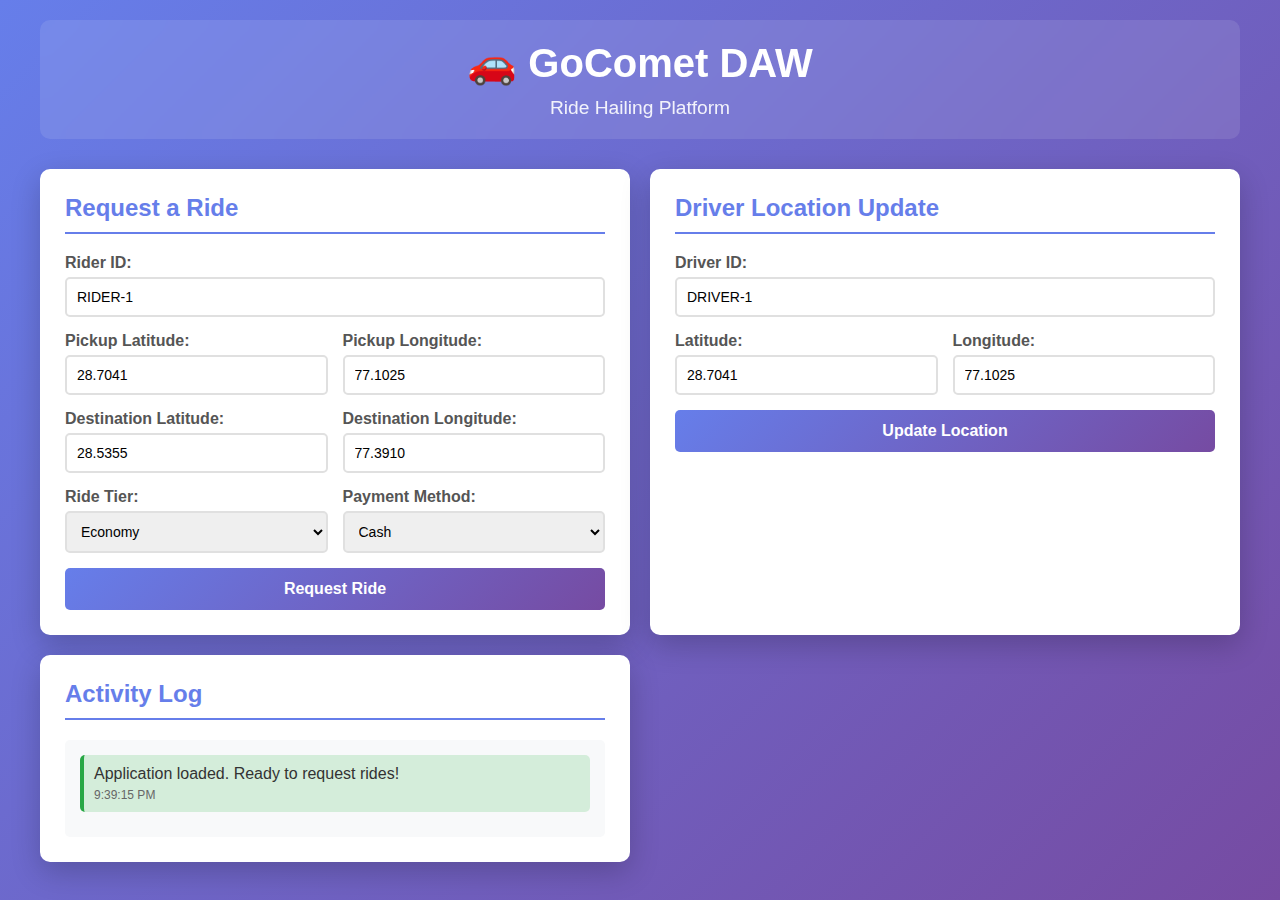
<file: src/main/resources/static/index.html>
<!DOCTYPE html>
<html lang="en">
<head>
    <meta charset="UTF-8">
    <meta name="viewport" content="width=device-width, initial-scale=1.0">
    <title>GoComet DAW - Ride Hailing Application</title>
    <link rel="stylesheet" href="styles.css">
</head>
<body>
    <div class="container">
        <header>
            <h1>🚗 GoComet DAW</h1>
            <p class="subtitle">Ride Hailing Platform</p>
        </header>

        <div class="main-content">
            <!-- Ride Request Section -->
            <section class="card" id="rideRequestSection">
                <h2>Request a Ride</h2>
                <form id="rideForm">
                    <div class="form-group">
                        <label for="riderId">Rider ID:</label>
                        <input type="text" id="riderId" value="RIDER-1" required>
                    </div>
                    
                    <div class="form-row">
                        <div class="form-group">
                            <label for="pickupLat">Pickup Latitude:</label>
                            <input type="number" id="pickupLat" value="28.7041" step="0.0001" required>
                        </div>
                        <div class="form-group">
                            <label for="pickupLng">Pickup Longitude:</label>
                            <input type="number" id="pickupLng" value="77.1025" step="0.0001" required>
                        </div>
                    </div>
                    
                    <div class="form-row">
                        <div class="form-group">
                            <label for="destLat">Destination Latitude:</label>
                            <input type="number" id="destLat" value="28.5355" step="0.0001" required>
                        </div>
                        <div class="form-group">
                            <label for="destLng">Destination Longitude:</label>
                            <input type="number" id="destLng" value="77.3910" step="0.0001" required>
                        </div>
                    </div>
                    
                    <div class="form-row">
                        <div class="form-group">
                            <label for="tier">Ride Tier:</label>
                            <select id="tier" required>
                                <option value="ECONOMY">Economy</option>
                                <option value="PREMIUM">Premium</option>
                                <option value="LUXURY">Luxury</option>
                            </select>
                        </div>
                        <div class="form-group">
                            <label for="paymentMethod">Payment Method:</label>
                            <select id="paymentMethod" required>
                                <option value="CASH">Cash</option>
                                <option value="CARD">Card</option>
                                <option value="UPI">UPI</option>
                                <option value="WALLET">Wallet</option>
                            </select>
                        </div>
                    </div>
                    
                    <button type="submit" class="btn btn-primary">Request Ride</button>
                </form>
            </section>

            <!-- Ride Status Section -->
            <section class="card" id="rideStatusSection" style="display: none;">
                <h2>Ride Status</h2>
                <div id="rideStatus">
                    <div class="status-info">
                        <div class="status-item">
                            <span class="label">Ride ID:</span>
                            <span class="value" id="statusRideId">-</span>
                        </div>
                        <div class="status-item">
                            <span class="label">Status:</span>
                            <span class="value status-badge" id="statusStatus">-</span>
                        </div>
                        <div class="status-item">
                            <span class="label">Driver ID:</span>
                            <span class="value" id="statusDriverId">-</span>
                        </div>
                        <div class="status-item">
                            <span class="label">Trip ID:</span>
                            <span class="value" id="statusTripId">-</span>
                        </div>
                        <div class="status-item">
                            <span class="label">Created At:</span>
                            <span class="value" id="statusCreatedAt">-</span>
                        </div>
                        <div class="status-item">
                            <span class="label">Matched At:</span>
                            <span class="value" id="statusMatchedAt">-</span>
                        </div>
                    </div>
                    <div id="tripActions" style="display: none; margin-top: 15px;">
                        <button class="btn btn-primary" onclick="endTrip()" id="endTripBtn">End Trip</button>
                    </div>
                    <div id="paymentSection" style="display: none; margin-top: 15px;">
                        <div class="status-item" style="background: #e8f5e9; padding: 15px; border-radius: 5px;">
                            <div style="margin-bottom: 10px;">
                                <strong>Trip Completed!</strong>
                            </div>
                            <div class="status-item">
                                <span class="label">Total Fare:</span>
                                <span class="value" id="tripFare" style="font-size: 1.2em; color: #2e7d32; font-weight: bold;">-</span>
                            </div>
                            <button class="btn btn-primary" onclick="processPayment()" id="payBtn" style="margin-top: 10px; width: 100%;">Pay Now</button>
                        </div>
                    </div>
                    <button class="btn btn-secondary" onclick="stopPolling()" style="margin-top: 10px;">Stop Tracking</button>
                </div>
            </section>

            <!-- Driver Location Update Section -->
            <section class="card">
                <h2>Driver Location Update</h2>
                <form id="driverLocationForm">
                    <div class="form-group">
                        <label for="driverId">Driver ID:</label>
                        <input type="text" id="driverId" value="DRIVER-1" required>
                    </div>
                    <div class="form-row">
                        <div class="form-group">
                            <label for="driverLat">Latitude:</label>
                            <input type="number" id="driverLat" value="28.7041" step="0.0001" required>
                        </div>
                        <div class="form-group">
                            <label for="driverLng">Longitude:</label>
                            <input type="number" id="driverLng" value="77.1025" step="0.0001" required>
                        </div>
                    </div>
                    <button type="submit" class="btn btn-primary">Update Location</button>
                </form>
            </section>

            <!-- Messages Section -->
            <section class="card">
                <h2>Activity Log</h2>
                <div id="messages" class="messages"></div>
            </section>
        </div>
    </div>

    <script src="app.js"></script>
</body>
</html>
</file>
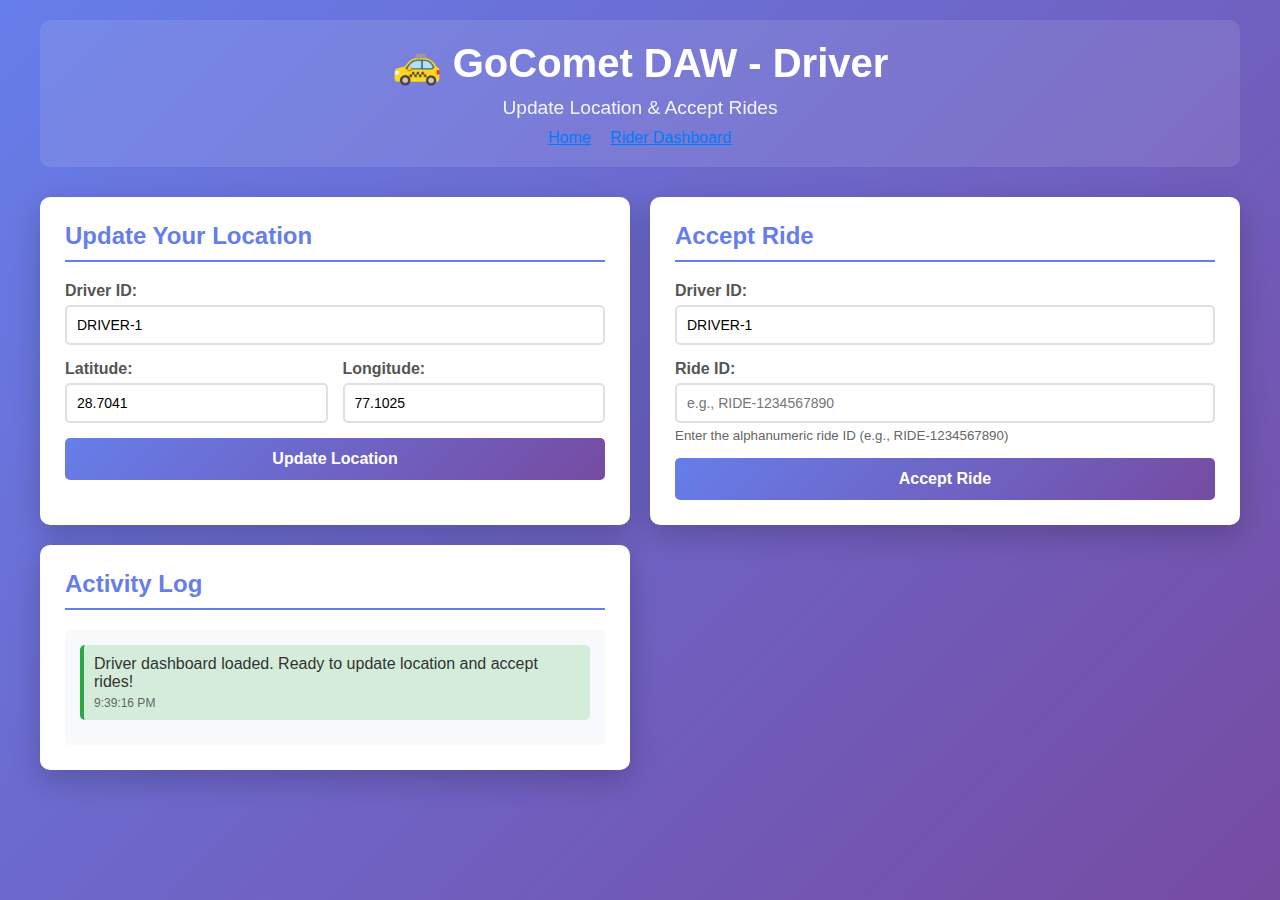
<file: src/main/resources/static/driver.html>
<!DOCTYPE html>
<html lang="en">
<head>
    <meta charset="UTF-8">
    <meta name="viewport" content="width=device-width, initial-scale=1.0">
    <title>GoComet DAW - Driver Dashboard</title>
    <link rel="stylesheet" href="styles.css">
</head>
<body>
    <div class="container">
        <header>
            <h1>🚕 GoComet DAW - Driver</h1>
            <p class="subtitle">Update Location & Accept Rides</p>
            <nav style="margin-top: 10px;">
                <a href="/" style="margin-right: 15px; color: #007bff;">Home</a>
                <a href="/rider.html" style="color: #007bff;">Rider Dashboard</a>
            </nav>
        </header>

        <div class="main-content">
            <!-- Driver Location Update Section -->
            <section class="card">
                <h2>Update Your Location</h2>
                <form id="driverLocationForm">
                    <div class="form-group">
                        <label for="driverId">Driver ID:</label>
                        <input type="text" id="driverId" value="DRIVER-1" required>
                    </div>
                    <div class="form-row">
                        <div class="form-group">
                            <label for="driverLat">Latitude:</label>
                            <input type="number" id="driverLat" value="28.7041" step="0.0001" required>
                        </div>
                        <div class="form-group">
                            <label for="driverLng">Longitude:</label>
                            <input type="number" id="driverLng" value="77.1025" step="0.0001" required>
                        </div>
                    </div>
                    <button type="submit" class="btn btn-primary">Update Location</button>
                </form>
            </section>

            <!-- Accept Ride Section -->
            <section class="card">
                <h2>Accept Ride</h2>
                <form id="acceptRideForm">
                    <div class="form-group">
                        <label for="acceptDriverId">Driver ID:</label>
                        <input type="text" id="acceptDriverId" value="DRIVER-1" required>
                    </div>
                    <div class="form-group">
                        <label for="acceptRideId">Ride ID:</label>
                        <input type="text" id="acceptRideId" placeholder="e.g., RIDE-1234567890" required pattern=".*" title="Enter alphanumeric ride ID">
                        <small style="color: #666; display: block; margin-top: 5px;">Enter the alphanumeric ride ID (e.g., RIDE-1234567890)</small>
                    </div>
                    <button type="submit" class="btn btn-primary">Accept Ride</button>
                </form>
            </section>

            <!-- Driver Status Section -->
            <section class="card" id="driverStatusSection" style="display: none;">
                <h2>Driver Status</h2>
                <div id="driverStatus">
                    <div class="status-info">
                        <div class="status-item">
                            <span class="label">Driver ID:</span>
                            <span class="value" id="driverStatusId">-</span>
                        </div>
                        <div class="status-item">
                            <span class="label">Status:</span>
                            <span class="value status-badge" id="driverStatusStatus">-</span>
                        </div>
                        <div class="status-item">
                            <span class="label">Current Ride ID:</span>
                            <span class="value" id="driverCurrentRideId">-</span>
                        </div>
                        <div class="status-item">
                            <span class="label">Current Trip ID:</span>
                            <span class="value" id="driverCurrentTripId">-</span>
                        </div>
                        <div class="status-item">
                            <span class="label">Location:</span>
                            <span class="value" id="driverLocation">-</span>
                        </div>
                    </div>
                    
                    <!-- End Trip Section (shown when trip is IN_PROGRESS) -->
                    <div id="endTripSection" style="display: none; margin-top: 15px;">
                        <button class="btn btn-primary" onclick="endTrip()" id="endTripBtn">End Trip</button>
                    </div>
                </div>
            </section>

            <!-- Messages Section -->
            <section class="card">
                <h2>Activity Log</h2>
                <div id="messages" class="messages"></div>
            </section>
        </div>
    </div>

    <script src="driver.js"></script>
</body>
</html>
</file>
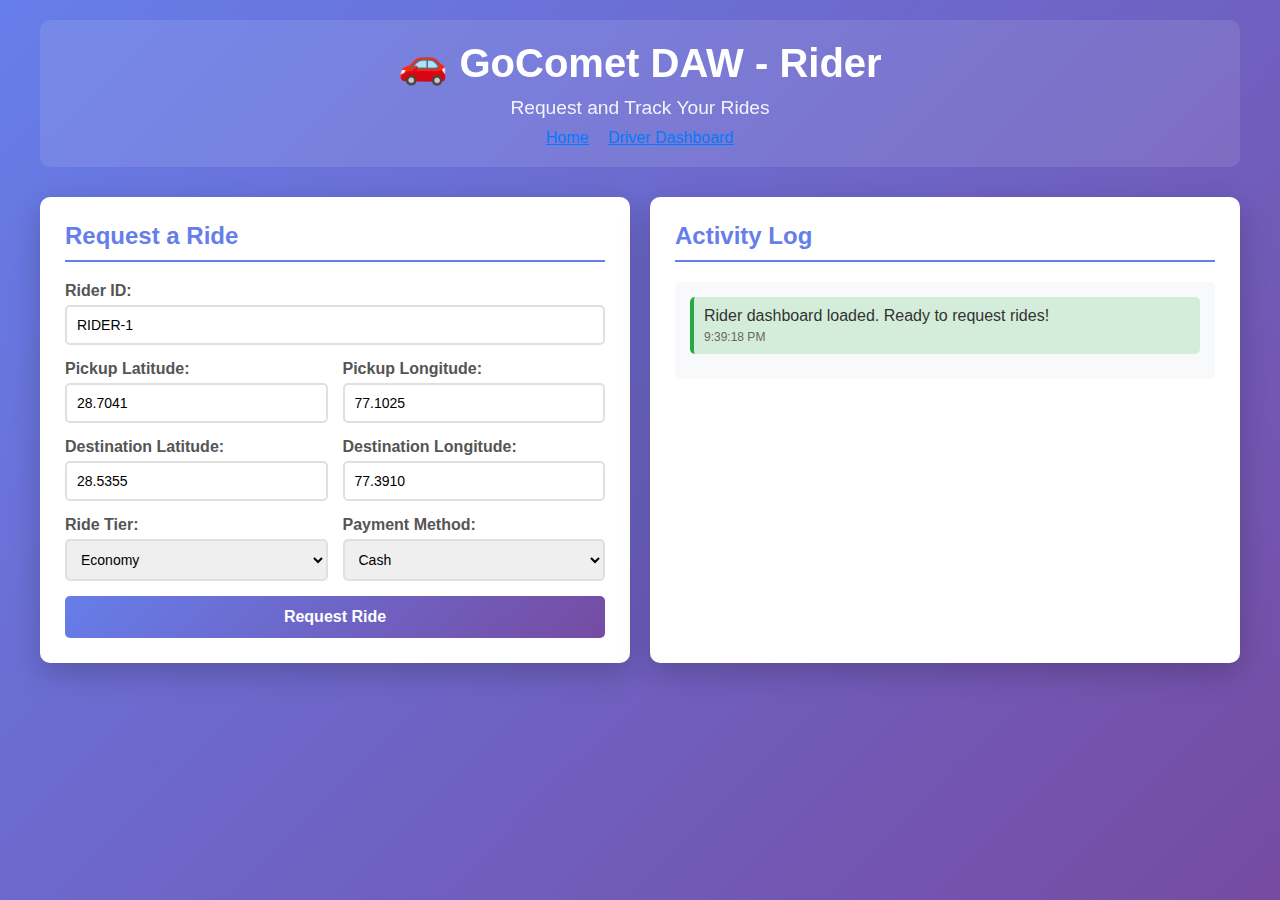
<file: src/main/resources/static/rider.html>
<!DOCTYPE html>
<html lang="en">
<head>
    <meta charset="UTF-8">
    <meta name="viewport" content="width=device-width, initial-scale=1.0">
    <title>GoComet DAW - Rider Dashboard</title>
    <link rel="stylesheet" href="styles.css">
</head>
<body>
    <div class="container">
        <header>
            <h1>🚗 GoComet DAW - Rider</h1>
            <p class="subtitle">Request and Track Your Rides</p>
            <nav style="margin-top: 10px;">
                <a href="/" style="margin-right: 15px; color: #007bff;">Home</a>
                <a href="/driver.html" style="color: #007bff;">Driver Dashboard</a>
            </nav>
        </header>

        <div class="main-content">
            <!-- Ride Request Section -->
            <section class="card" id="rideRequestSection">
                <h2>Request a Ride</h2>
                <form id="rideForm">
                    <div class="form-group">
                        <label for="riderId">Rider ID:</label>
                        <input type="text" id="riderId" value="RIDER-1" required>
                    </div>
                    
                    <div class="form-row">
                        <div class="form-group">
                            <label for="pickupLat">Pickup Latitude:</label>
                            <input type="number" id="pickupLat" value="28.7041" step="0.0001" required>
                        </div>
                        <div class="form-group">
                            <label for="pickupLng">Pickup Longitude:</label>
                            <input type="number" id="pickupLng" value="77.1025" step="0.0001" required>
                        </div>
                    </div>
                    
                    <div class="form-row">
                        <div class="form-group">
                            <label for="destLat">Destination Latitude:</label>
                            <input type="number" id="destLat" value="28.5355" step="0.0001" required>
                        </div>
                        <div class="form-group">
                            <label for="destLng">Destination Longitude:</label>
                            <input type="number" id="destLng" value="77.3910" step="0.0001" required>
                        </div>
                    </div>
                    
                    <div class="form-row">
                        <div class="form-group">
                            <label for="tier">Ride Tier:</label>
                            <select id="tier" required>
                                <option value="ECONOMY">Economy</option>
                                <option value="PREMIUM">Premium</option>
                                <option value="LUXURY">Luxury</option>
                            </select>
                        </div>
                        <div class="form-group">
                            <label for="paymentMethod">Payment Method:</label>
                            <select id="paymentMethod" required>
                                <option value="CASH">Cash</option>
                                <option value="CARD">Card</option>
                                <option value="UPI">UPI</option>
                                <option value="WALLET">Wallet</option>
                            </select>
                        </div>
                    </div>
                    
                    <button type="submit" class="btn btn-primary">Request Ride</button>
                </form>
            </section>

            <!-- Ride Status Section -->
            <section class="card" id="rideStatusSection" style="display: none;">
                <h2>Ride Status</h2>
                <div id="rideStatus">
                    <div class="status-info">
                        <div class="status-item">
                            <span class="label">Ride ID:</span>
                            <span class="value" id="statusRideId">-</span>
                        </div>
                        <div class="status-item">
                            <span class="label">Status:</span>
                            <span class="value status-badge" id="statusStatus">-</span>
                        </div>
                        <div class="status-item">
                            <span class="label">Driver ID:</span>
                            <span class="value" id="statusDriverId">-</span>
                        </div>
                        <div class="status-item">
                            <span class="label">Trip ID:</span>
                            <span class="value" id="statusTripId">-</span>
                        </div>
                        <div class="status-item">
                            <span class="label">Created At:</span>
                            <span class="value" id="statusCreatedAt">-</span>
                        </div>
                        <div class="status-item">
                            <span class="label">Matched At:</span>
                            <span class="value" id="statusMatchedAt">-</span>
                        </div>
                    </div>
                    
                    <!-- Ride ID Display (for manual copying) -->
                    <div id="rideIdCopySection" style="margin-top: 15px; padding: 15px; background: #e3f2fd; border-radius: 5px; border: 2px solid #2196f3;">
                        <p style="margin-bottom: 10px; color: #1976d2; font-weight: bold; font-size: 1.1em;">
                            📋 <strong>Driver Matched!</strong> Copy this Ride ID and give it to the driver:
                        </p>
                        <input type="text" id="rideIdToCopy" readonly 
                            style="width: 100%; padding: 10px; border: 2px solid #2196f3; border-radius: 4px; font-family: monospace; font-size: 1.2em; background: white; font-weight: bold; color: #1976d2; cursor: text;" 
                            value="">
                        <p style="margin-top: 10px; color: #666; font-size: 0.9em;">
                            ⚠️ <strong>Important:</strong> Select and copy the Ride ID above (Ctrl+C or Cmd+C), then give it to the driver to accept in the Driver Dashboard.
                        </p>
                    </div>
                    
                    <!-- Payment Section (shown when trip is completed) -->
                    <div id="paymentSection" style="display: none; margin-top: 15px;">
                        <div class="status-item" style="background: #e8f5e9; padding: 15px; border-radius: 5px; border: 2px solid #4caf50;">
                            <div style="margin-bottom: 10px;">
                                <strong style="font-size: 1.2em; color: #2e7d32;">✅ Trip Completed!</strong>
                            </div>
                            <div class="status-item" style="margin-bottom: 15px;">
                                <span class="label" style="font-weight: bold;">Total Fare:</span>
                                <span class="value" id="tripFare" style="font-size: 1.5em; color: #2e7d32; font-weight: bold;">-</span>
                            </div>
                            <button class="btn btn-primary" onclick="processPayment()" id="payBtn" style="margin-top: 10px; width: 100%; padding: 12px; font-size: 1.1em; font-weight: bold;">💳 Pay Now</button>
                            <p style="margin-top: 10px; color: #666; font-size: 0.9em; text-align: center;">
                                Click "Pay Now" to complete your payment
                            </p>
                        </div>
                    </div>
                    
                    <!-- Payment Success Section (shown after successful payment) -->
                    <div id="paymentSuccessSection" style="display: none; margin-top: 15px;">
                        <div class="status-item" style="background: #d4edda; padding: 15px; border-radius: 5px; border: 2px solid #28a745;">
                            <div style="margin-bottom: 10px; text-align: center;">
                                <strong style="font-size: 1.3em; color: #155724;">✅ Payment Successful!</strong>
                            </div>
                            <div class="status-item" style="margin-bottom: 10px;">
                                <span class="label" style="font-weight: bold;">Amount Paid:</span>
                                <span class="value" id="paidAmount" style="font-size: 1.3em; color: #155724; font-weight: bold;">-</span>
                            </div>
                            <div class="status-item" style="margin-bottom: 10px;">
                                <span class="label" style="font-weight: bold;">Transaction ID:</span>
                                <span class="value" id="transactionId" style="font-family: monospace; color: #155724;">-</span>
                            </div>
                            <p style="margin-top: 15px; color: #155724; font-size: 0.95em; text-align: center; font-weight: bold;">
                                🎉 Thank you for using GoComet DAW!
                            </p>
                            <button class="btn btn-primary" onclick="clearOldRideInfo()" style="margin-top: 15px; width: 100%; padding: 10px; font-size: 1em;">
                                🚗 Request New Ride
                            </button>
                        </div>
                    </div>
                </div>
            </section>

            <!-- Messages Section -->
            <section class="card">
                <h2>Activity Log</h2>
                <div id="messages" class="messages"></div>
            </section>
        </div>
    </div>

    <script src="rider.js"></script>
</body>
</html>
</file>
<file: src/main/resources/static/styles.css>
* {
    margin: 0;
    padding: 0;
    box-sizing: border-box;
}

body {
    font-family: 'Segoe UI', Tahoma, Geneva, Verdana, sans-serif;
    background: linear-gradient(135deg, #667eea 0%, #764ba2 100%);
    min-height: 100vh;
    padding: 20px;
    color: #333;
}

.container {
    max-width: 1200px;
    margin: 0 auto;
}

header {
    text-align: center;
    color: white;
    margin-bottom: 30px;
    padding: 20px;
    background: rgba(255, 255, 255, 0.1);
    border-radius: 10px;
    backdrop-filter: blur(10px);
}

header h1 {
    font-size: 2.5em;
    margin-bottom: 10px;
}

.subtitle {
    font-size: 1.2em;
    opacity: 0.9;
}

.main-content {
    display: grid;
    grid-template-columns: repeat(auto-fit, minmax(400px, 1fr));
    gap: 20px;
}

.card {
    background: white;
    border-radius: 10px;
    padding: 25px;
    box-shadow: 0 10px 30px rgba(0, 0, 0, 0.2);
    transition: transform 0.3s ease;
}

.card:hover {
    transform: translateY(-5px);
}

.card h2 {
    color: #667eea;
    margin-bottom: 20px;
    font-size: 1.5em;
    border-bottom: 2px solid #667eea;
    padding-bottom: 10px;
}

.form-group {
    margin-bottom: 15px;
}

.form-row {
    display: grid;
    grid-template-columns: 1fr 1fr;
    gap: 15px;
}

label {
    display: block;
    margin-bottom: 5px;
    font-weight: 600;
    color: #555;
}

input[type="text"],
input[type="number"],
select {
    width: 100%;
    padding: 10px;
    border: 2px solid #e0e0e0;
    border-radius: 5px;
    font-size: 14px;
    transition: border-color 0.3s ease;
}

input[type="text"]:focus,
input[type="number"]:focus,
select:focus {
    outline: none;
    border-color: #667eea;
}

.btn {
    padding: 12px 24px;
    border: none;
    border-radius: 5px;
    font-size: 16px;
    font-weight: 600;
    cursor: pointer;
    transition: all 0.3s ease;
    width: 100%;
}

.btn-primary {
    background: linear-gradient(135deg, #667eea 0%, #764ba2 100%);
    color: white;
}

.btn-primary:hover {
    transform: scale(1.05);
    box-shadow: 0 5px 15px rgba(102, 126, 234, 0.4);
}

.btn-secondary {
    background: #6c757d;
    color: white;
    margin-top: 15px;
}

.btn-secondary:hover {
    background: #5a6268;
}

.status-info {
    margin-bottom: 20px;
}

.status-item {
    display: flex;
    justify-content: space-between;
    padding: 10px;
    margin-bottom: 10px;
    background: #f8f9fa;
    border-radius: 5px;
}

.label {
    font-weight: 600;
    color: #555;
}

.value {
    color: #333;
    font-weight: 500;
}

.status-badge {
    padding: 5px 15px;
    border-radius: 20px;
    font-size: 12px;
    font-weight: 600;
    text-transform: uppercase;
}

.status-badge.PENDING {
    background: #ffc107;
    color: #000;
}

.status-badge.MATCHED {
    background: #17a2b8;
    color: white;
}

.status-badge.ACCEPTED {
    background: #28a745;
    color: white;
}

.status-badge.IN_PROGRESS {
    background: #007bff;
    color: white;
}

.status-badge.COMPLETED {
    background: #6c757d;
    color: white;
}

.status-badge.CANCELLED {
    background: #dc3545;
    color: white;
}

.messages {
    max-height: 300px;
    overflow-y: auto;
    background: #f8f9fa;
    padding: 15px;
    border-radius: 5px;
}

.message {
    padding: 10px;
    margin-bottom: 10px;
    border-radius: 5px;
    border-left: 4px solid #667eea;
    background: white;
}

.message.success {
    border-left-color: #28a745;
    background: #d4edda;
}

.message.error {
    border-left-color: #dc3545;
    background: #f8d7da;
}

.message.info {
    border-left-color: #17a2b8;
    background: #d1ecf1;
}

.message-time {
    font-size: 12px;
    color: #666;
    margin-top: 5px;
}

.loading {
    text-align: center;
    padding: 20px;
    color: #667eea;
}

.loading::after {
    content: '...';
    animation: dots 1.5s steps(4, end) infinite;
}

@keyframes dots {
    0%, 20% { content: '.'; }
    40% { content: '..'; }
    60%, 100% { content: '...'; }
}

@media (max-width: 768px) {
    .main-content {
        grid-template-columns: 1fr;
    }
    
    .form-row {
        grid-template-columns: 1fr;
    }
    
    header h1 {
        font-size: 2em;
    }
}
</file>
